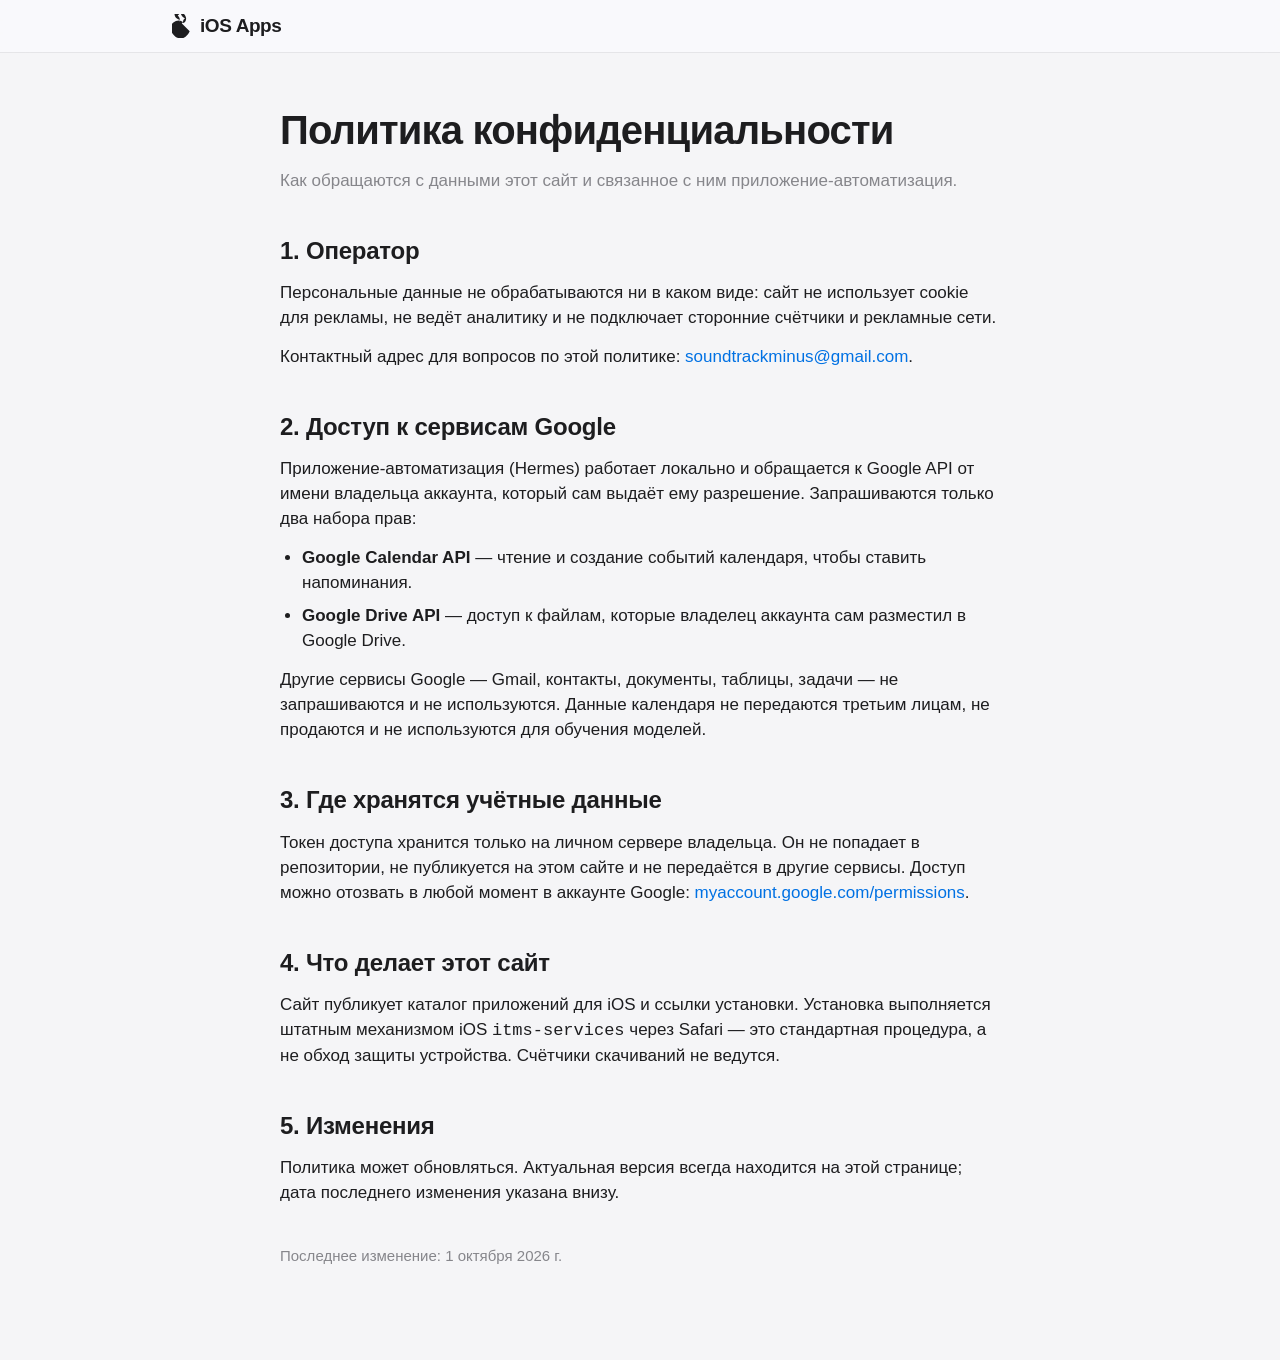
<file: privacy.html>
<!doctype html>
<html lang="ru">
<head>
  <meta charset="utf-8">
  <meta name="viewport" content="width=device-width, initial-scale=1">
  <title>Политика конфиденциальности</title>
  <link rel="stylesheet" href="styles.css?v=2">
  <style>
    .doc { max-width: 720px; margin: 0 auto; }
    .doc h1 { font-size: 40px; letter-spacing: -0.02em; margin: 0 0 8px; }
    .doc h2 { font-size: 24px; letter-spacing: -0.01em; margin: 40px 0 12px; }
    .doc p { margin: 0 0 14px; color: #1d1d1f; }
    .doc ul { margin: 0 0 14px; padding-left: 22px; }
    .doc li { margin: 0 0 8px; }
    .doc .lead { color: #86868b; margin-bottom: 32px; }
    .doc a { color: #0071e3; text-decoration: none; }
    .doc a:hover { text-decoration: underline; }
    .doc .updated { color: #86868b; font-size: 15px; margin-top: 40px; }
  </style>
</head>
<body>
  <header class="site-header">
    <div class="header-inner">
      <a href="/" class="logo-link">
        <svg class="apple-logo" viewBox="0 0 170 170" xmlns="http://www.w3.org/2000/svg">
          <path d="M150.37 130.25c-2.45 5.66-5.35 10.87-8.71 15.66-4.9 7.03-10.26 13.65-16.08 19.86-6.85 7.17-13.94 12.97-21.27 17.4-9.15 5.45-18.87 8.17-29.15 8.17-7.22 0-14.92-1.36-23.11-4.08-8.19-2.72-15.77-6.63-22.74-11.74-7.53-5.45-14.35-12.1-20.47-19.95-6.12-7.85-11.14-16.26-15.06-25.24-4.08-9.52-6.12-18.7-6.12-27.53 0-10.06 2.17-19.25 6.52-27.58 4.35-8.33 10.2-15.23 17.54-20.71 6.52-5.1 13.6-9.18 21.27-12.24s15.98-4.62 24.82-4.62c5.1 0 11.22 1.36 18.36 4.08 7.14 2.72 13.09 6.63 17.85 11.74-5.95 3.57-10.88 8.5-14.79 14.79-3.91 3.4-6.97-8.08-9.17-14.04-2.21-5.95-3.31-12.32-3.31-19.11 0-7.82-1.61-15.13-4.83-21.93-3.22-6.8-7.57-12.49-13.06-17.08 10.03-7.82 17.17-17.17 21.42-28.05 4.25-10.88 6.37-22.61 6.37-35.19 0-4.08-0.34-7.82-1.02-11.22h-0.17c-6.29 0-12.76 1.36-19.38 4.08-6.63 2.72-12.49 6.63-17.58 11.74-5.1 5.1-9.27 11.39-12.53 18.87-3.26 7.48-4.9 15.13-4.9 22.95 0 8.5 1.87 16.49 5.61 23.97 3.74 7.48 8.84 13.77 15.3 18.87 6.46 5.1 13.43 8.5 20.91 10.2 0.85 0.17 1.53 0.34 2.04 0.51-0.85 2.55-2.12 5.27-3.82 8.17z" fill="currentColor"/>
          <path d="M115.21 37.3c3.22-4.08 4.83-9.01 4.83-14.79 0-2.04-0.26-4.08-0.77-6.12-5.1 0.85-9.86 3.26-14.28 7.22-3.91 3.57-6.8 8.08-8.67 13.52-1.87 5.44-2.81 10.71-2.81 15.81 0 2.21 0.17 4.42 0.51 6.63 5.1-0.85 9.86-3.26 14.28-7.22 3.91-3.57 6.8-8.08 8.67-13.52 1.87-5.44 2.81-10.71 2.81-15.81 0-8.33-1.61-15.13-4.83-21.93-3.22-6.8-7.57-12.49-13.06-17.08 10.03-7.82 17.17-17.17 21.42-28.05 4.25-10.88 6.37-22.61 6.37-35.19 0-4.08-0.34-7.82-1.02-11.22h-0.17c-6.29 0-12.76 1.36-19.38 4.08-6.63 2.72-12.49 6.63-17.58 11.74-5.1 5.1-9.27 11.39-12.53 18.87-3.26 7.48-4.9 15.13-4.9 22.95 0 8.5 1.87 16.49 5.61 23.97 3.74 7.48 8.84 13.77 15.3 18.87 6.46 5.1 13.43 8.5 20.91 10.2 0.85 0.17 1.53 0.34 2.04 0.51-0.85 2.55-2.12 5.27-3.82 8.17z" fill="currentColor"/>
        </svg>
        <span class="site-title">iOS Apps</span>
      </a>
    </div>
  </header>

  <main class="main-content">
    <div class="doc">
      <h1>Политика конфиденциальности</h1>
      <p class="lead">Как обращаются с данными этот сайт и связанное с ним приложение-автоматизация.</p>

      <h2>1. Оператор</h2>
      <p>
        Персональные данные не обрабатываются ни в каком виде: сайт не использует cookie для рекламы,
        не ведёт аналитику и не подключает сторонние счётчики и рекламные сети.
      </p>
      <p>
        Контактный адрес для вопросов по этой политике: <a href="mailto:soundtrackminus@gmail.com">soundtrackminus@gmail.com</a>.
      </p>

      <h2>2. Доступ к сервисам Google</h2>
      <p>
        Приложение-автоматизация (Hermes) работает локально и обращается к Google API от имени владельца
        аккаунта, который сам выдаёт ему разрешение. Запрашиваются только два набора прав:
      </p>
      <ul>
        <li><strong>Google Calendar API</strong> — чтение и создание событий календаря, чтобы ставить напоминания.</li>
        <li><strong>Google Drive API</strong> — доступ к файлам, которые владелец аккаунта сам разместил в Google Drive.</li>
      </ul>
      <p>
        Другие сервисы Google — Gmail, контакты, документы, таблицы, задачи — не запрашиваются и не используются.
        Данные календаря не передаются третьим лицам, не продаются и не используются для обучения моделей.
      </p>

      <h2>3. Где хранятся учётные данные</h2>
      <p>
        Токен доступа хранится только на личном сервере владельца. Он не попадает в репозитории, не публикуется
        на этом сайте и не передаётся в другие сервисы. Доступ можно отозвать в любой момент в аккаунте Google:
        <a href="https://myaccount.google.com/permissions" target="_blank" rel="noopener">myaccount.google.com/permissions</a>.
      </p>

      <h2>4. Что делает этот сайт</h2>
      <p>
        Сайт публикует каталог приложений для iOS и ссылки установки. Установка выполняется штатным механизмом
        iOS <code>itms-services</code> через Safari — это стандартная процедура, а не обход защиты устройства.
        Счётчики скачиваний не ведутся.
      </p>

      <h2>5. Изменения</h2>
      <p>
        Политика может обновляться. Актуальная версия всегда находится на этой странице; дата последнего
        изменения указана внизу.
      </p>

      <p class="updated">Последнее изменение: 1 октября 2026 г.</p>
    </div>
  </main>
</body>
</html>
</file>
<file: styles.css>
:root {
  --apple-bg: #f5f5f7;
  --apple-card: #ffffff;
  --apple-text: #1d1d1f;
  --apple-muted: #86868b;
  --apple-blue: #0071e3;
  --apple-blue-hover: #0077ed;
  --apple-border: rgba(0, 0, 0, 0.08);
  --apple-radius: 18px;
  --apple-shadow: 0 4px 24px rgba(0, 0, 0, 0.08);
}

* { box-sizing: border-box; margin: 0; padding: 0; }

body {
  font-family: -apple-system, BlinkMacSystemFont, "SF Pro Text", "Helvetica Neue", sans-serif;
  background: var(--apple-bg);
  color: var(--apple-text);
  line-height: 1.47059;
  font-size: 17px;
  -webkit-font-smoothing: antialiased;
}

.site-header {
  background: rgba(251, 251, 253, 0.8);
  backdrop-filter: saturate(180%) blur(20px);
  -webkit-backdrop-filter: saturate(180%) blur(20px);
  border-bottom: 1px solid var(--apple-border);
  position: sticky;
  top: 0;
  z-index: 100;
}

.header-inner {
  max-width: 980px;
  margin: 0 auto;
  padding: 0 22px;
  height: 52px;
  display: flex;
  align-items: center;
}

.logo-link {
  display: flex;
  align-items: center;
  gap: 8px;
  text-decoration: none;
  color: var(--apple-text);
}

.apple-logo {
  width: 20px;
  height: 24px;
  fill: currentColor;
}

.site-title {
  font-size: 19px;
  font-weight: 600;
  letter-spacing: -0.022em;
}

.main-content {
  max-width: 980px;
  margin: 0 auto;
  padding: 48px 22px 80px;
}

.hero-section {
  text-align: center;
  margin-bottom: 48px;
}

.hero-section h1 {
  font-size: 48px;
  font-weight: 700;
  letter-spacing: -0.003em;
  line-height: 1.08349;
  margin-bottom: 12px;
  color: var(--apple-text);
}

.hero-section p {
  font-size: 21px;
  color: var(--apple-muted);
  font-weight: 400;
}

.toolbar {
  display: flex;
  align-items: center;
  gap: 16px;
  margin-bottom: 32px;
  flex-wrap: wrap;
}

.search-box { flex: 1; min-width: 280px; }

.search-box input {
  width: 100%;
  padding: 12px 16px;
  border: 1px solid var(--apple-border);
  border-radius: 12px;
  background: var(--apple-card);
  font-size: 17px;
  color: var(--apple-text);
  outline: none;
  transition: border-color 0.2s;
}

.search-box input:focus { border-color: var(--apple-blue); }

.sort-box select {
  padding: 12px 16px;
  border: 1px solid var(--apple-border);
  border-radius: 12px;
  background: var(--apple-card);
  font-size: 17px;
  color: var(--apple-text);
  cursor: pointer;
  outline: none;
}

.counter {
  color: var(--apple-muted);
  font-size: 14px;
  font-weight: 500;
  white-space: nowrap;
}

.apps-grid {
  display: grid;
  grid-template-columns: repeat(auto-fill, minmax(320px, 1fr));
  gap: 20px;
}

.app-card {
  background: var(--apple-card);
  border-radius: var(--apple-radius);
  padding: 24px;
  box-shadow: var(--apple-shadow);
  transition: transform 0.3s cubic-bezier(0.4, 0, 0.2, 1), box-shadow 0.3s;
  display: flex;
  flex-direction: column;
  gap: 16px;
}

.app-card__top {
  display: flex;
  align-items: center;
  justify-content: space-between;
  gap: 12px;
}

.app-card__left {
  display: flex;
  flex-direction: column;
  align-items: center;
  gap: 12px;
}

.app-card:hover {
  transform: translateY(-2px);
  box-shadow: 0 8px 32px rgba(0, 0, 0, 0.12);
}

.app-card__icon {
  width: 80px;
  height: 80px;
  border-radius: 18px;
  overflow: hidden;
  box-shadow: 0 4px 12px rgba(0, 0, 0, 0.1);
}

.app-card__icon img {
  width: 100%;
  height: 100%;
  object-fit: cover;
  display: block;
}

.app-card__info { flex: 1; }

.app-card__name {
  font-size: 19px;
  font-weight: 600;
  color: var(--apple-text);
  margin-bottom: 4px;
  letter-spacing: -0.022em;
}

.app-card__size {
  font-size: 14px;
  color: var(--apple-muted);
  font-weight: 400;
}

.app-card__actions {
  display: flex;
  gap: 12px;
  margin-top: auto;
}

.install-button {
  flex: 1;
  display: inline-flex;
  align-items: center;
  justify-content: center;
  padding: 12px 20px;
  background: var(--apple-blue);
  color: white;
  border: none;
  border-radius: 980px;
  font-size: 15px;
  font-weight: 500;
  text-decoration: none;
  cursor: pointer;
  transition: background 0.2s;
}

.install-button:hover { background: var(--apple-blue-hover); }

.copy-btn {
  padding: 12px 16px;
  background: transparent;
  color: var(--apple-blue);
  border: 1px solid var(--apple-blue);
  border-radius: 980px;
  font-size: 15px;
  font-weight: 500;
  cursor: pointer;
  transition: all 0.2s;
  white-space: nowrap;
}

.copy-btn:hover { background: var(--apple-blue); color: white; }
.copy-btn.copied { background: #34c759; border-color: #34c759; color: white; }

.qr-btn {
  padding: 12px 16px;
  background: transparent;
  color: var(--apple-text);
  border: 1px solid var(--apple-border);
  border-radius: 980px;
  font-size: 15px;
  font-weight: 500;
  cursor: pointer;
  transition: all 0.2s;
  white-space: nowrap;
}

.qr-btn:hover {
  background: var(--apple-bg);
}

.qr-modal {
  position: fixed;
  top: 0;
  left: 0;
  right: 0;
  bottom: 0;
  background: rgba(0, 0, 0, 0.5);
  display: flex;
  align-items: center;
  justify-content: center;
  z-index: 1000;
}

.qr-modal__content {
  background: white;
  border-radius: 18px;
  padding: 30px;
  max-width: 400px;
  width: 90%;
  text-align: center;
  box-shadow: 0 20px 60px rgba(0, 0, 0, 0.3);
}

.qr-modal__content h3 {
  margin-bottom: 20px;
  font-size: 20px;
  font-weight: 600;
}

.qr-modal__image {
  width: 250px;
  height: 250px;
  object-fit: contain;
  margin-bottom: 15px;
}

.qr-modal__content p {
  color: var(--apple-muted);
  font-size: 14px;
  margin-bottom: 20px;
}

.qr-modal__close {
  padding: 12px 30px;
  background: var(--apple-blue);
  color: white;
  border: none;
  border-radius: 980px;
  font-size: 15px;
  font-weight: 500;
  cursor: pointer;
}

@media (max-width: 668px) {
  .hero-section h1 { font-size: 34px; }
  .hero-section p { font-size: 19px; }
  .apps-grid { grid-template-columns: 1fr; }
  .toolbar { flex-direction: column; align-items: stretch; }
  .search-box { min-width: 100%; }
}

@keyframes fadeIn {
  from { opacity: 0; transform: translateY(10px); }
  to { opacity: 1; transform: translateY(0); }
}

.app-card { animation: fadeIn 0.4s ease-out; }
</file>
